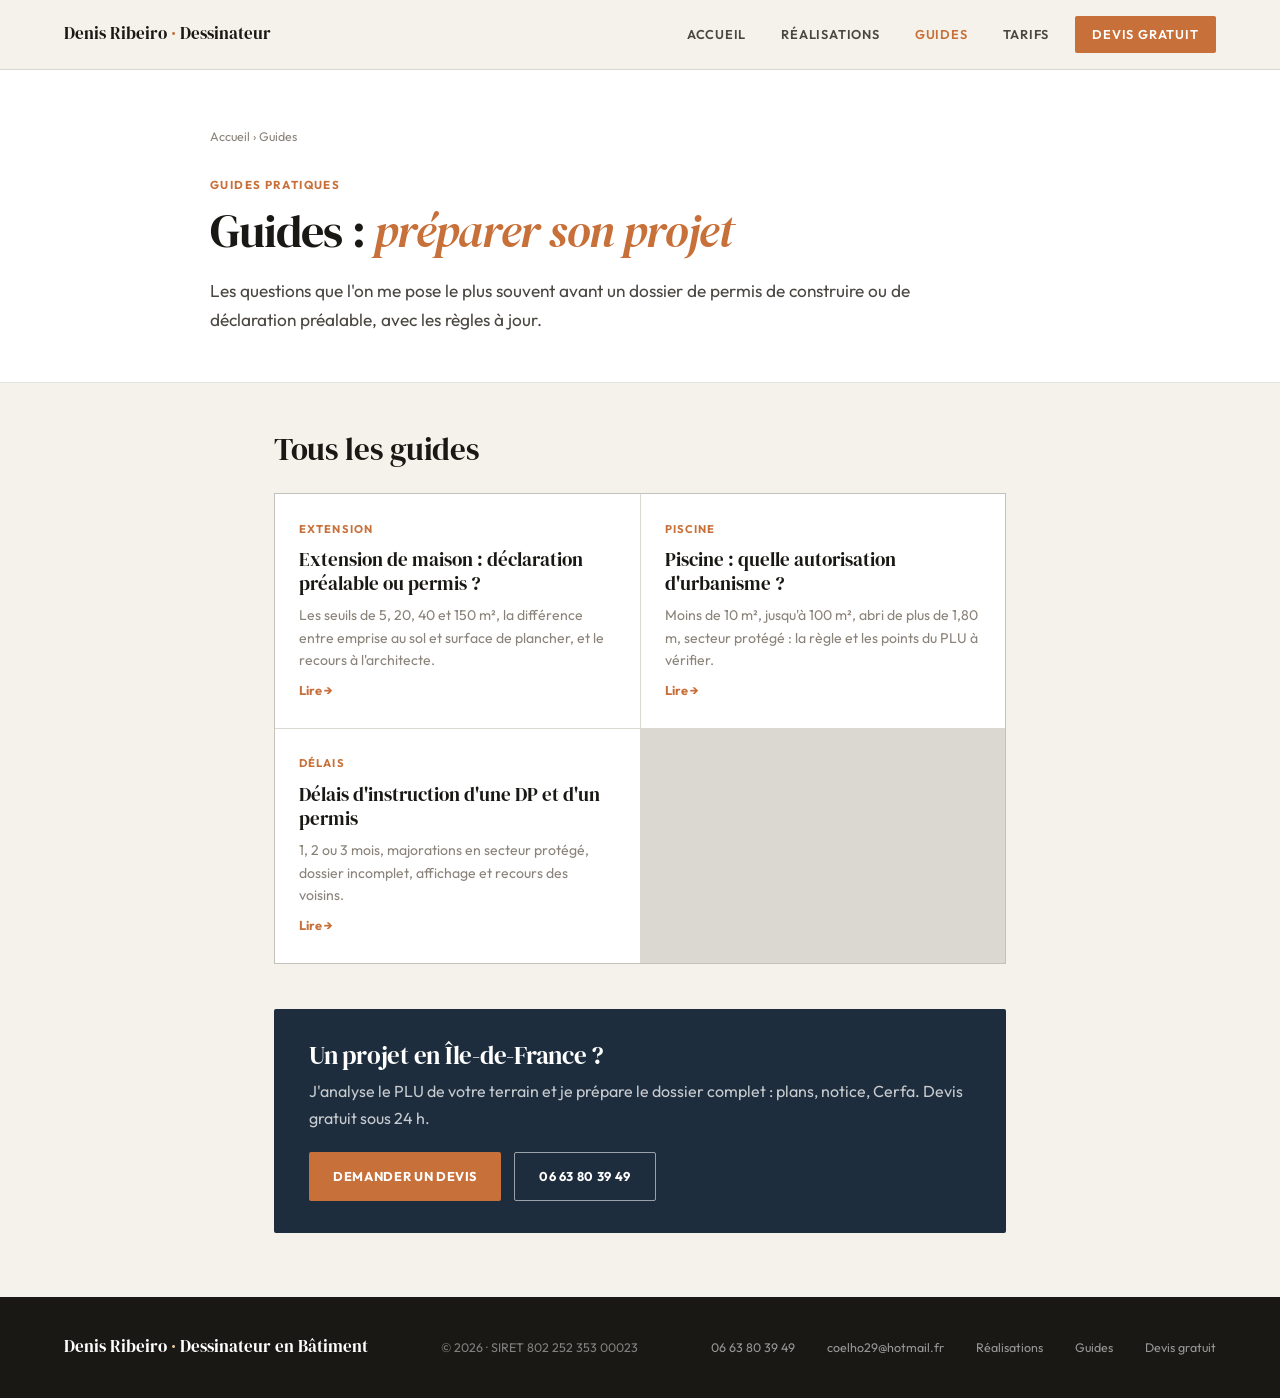
<file: guides/index.html>
<!DOCTYPE html>
<html lang="fr">
<head>
<meta charset="UTF-8">
<meta name="viewport" content="width=device-width, initial-scale=1.0">
<title>Guides urbanisme : extension, piscine, délais d&#x27;instruction | Denis Ribeiro</title>
<meta name="description" content="Guides pratiques pour préparer votre projet : extension de maison (DP ou permis), piscine, délais d&#x27;instruction des déclarations préalables et permis de construire.">
<link rel="canonical" href="https://www.permisconstruirefacile.fr/guides/">
<meta name="robots" content="index, follow, max-image-preview:large">
<meta name="author" content="Denis Ribeiro">
<meta name="theme-color" content="#c8703a">
<meta property="og:type" content="article">
<meta property="og:locale" content="fr_FR">
<meta property="og:url" content="https://www.permisconstruirefacile.fr/guides/">
<meta property="og:title" content="Guides urbanisme : extension, piscine, délais d&#x27;instruction | Denis Ribeiro">
<meta property="og:description" content="Guides pratiques pour préparer votre projet : extension de maison (DP ou permis), piscine, délais d&#x27;instruction des déclarations préalables et permis de construire.">
<meta property="og:image" content="https://www.plans3d2dessinateur.fr/medias/images/3d-01.jpg">
<meta name="twitter:card" content="summary_large_image">
<link rel="preconnect" href="https://fonts.googleapis.com">
<link rel="preconnect" href="https://fonts.gstatic.com" crossorigin>
<link href="https://fonts.googleapis.com/css2?family=DM+Serif+Display:ital@0;1&family=Outfit:wght@300;400;500;600;700&display=swap" rel="stylesheet">
<link rel="stylesheet" href="/assets/site.css">
<script type="application/ld+json">
{
 "@context": "https://schema.org",
 "@graph": [
  {
   "@type": "CollectionPage",
   "headline": "Guides urbanisme pour préparer son projet",
   "description": "Guides pratiques pour préparer votre projet : extension de maison (DP ou permis), piscine, délais d'instruction des déclarations préalables et permis de construire.",
   "inLanguage": "fr-FR",
   "datePublished": "2026-10-05",
   "dateModified": "2026-10-05",
   "mainEntityOfPage": "https://www.permisconstruirefacile.fr/guides/",
   "image": "https://www.plans3d2dessinateur.fr/medias/images/3d-01.jpg",
   "author": {
    "@type": "Person",
    "name": "Denis Ribeiro",
    "jobTitle": "Dessinateur en bâtiment"
   },
   "publisher": {
    "@type": "LocalBusiness",
    "name": "Denis Ribeiro — Dessinateur en Bâtiment 3D/2D",
    "url": "https://www.permisconstruirefacile.fr/",
    "telephone": "+33663803949"
   }
  },
  {
   "@type": "BreadcrumbList",
   "itemListElement": [
    {
     "@type": "ListItem",
     "position": 1,
     "name": "Accueil",
     "item": "https://www.permisconstruirefacile.fr/"
    },
    {
     "@type": "ListItem",
     "position": 2,
     "name": "Guides",
     "item": "https://www.permisconstruirefacile.fr/guides/"
    }
   ]
  }
 ]
}
</script>
<!-- Cloudflare Web Analytics --><script type='module' src='https://static.cloudflareinsights.com/beacon.min.js' data-cf-beacon='{"token": "e75119f47b4948438cf1c0dfc9392af3"}'></script><!-- End Cloudflare Web Analytics -->
</head>
<body>
<nav class="topnav">
  <a class="nav-brand" href="/">Denis Ribeiro <span>·</span> Dessinateur</a>
  <button class="hamburger" aria-label="Menu" onclick="document.getElementById('navLinks').classList.toggle('open')"><span></span><span></span><span></span></button>
  <ul class="nav-links" id="navLinks">
    <li><a href="/">Accueil</a></li>
    <li><a href="/#realisations">Réalisations</a></li>
    <li><a href="/guides/" class="active">Guides</a></li>
    <li><a href="/#tarifs">Tarifs</a></li>
    <li><a href="/#contact" class="nav-cta">Devis gratuit</a></li>
  </ul>
</nav>

<header class="page-head">
  <div class="page-head-inner">
    <nav class="breadcrumb" aria-label="Fil d'Ariane"><a href="/">Accueil</a> › Guides</nav>
    <span class="tag">Guides pratiques</span>
    <h1>Guides : <em>préparer son projet</em></h1>
    <p class="lead">Les questions que l'on me pose le plus souvent avant un dossier de permis de construire ou de déclaration préalable, avec les règles à jour.</p>
    
    
  </div>
</header>

<main class="content">

  <h2>Tous les guides</h2>
  <div class="cards"><a class="card" href="/guides/extension-maison-declaration-prealable-ou-permis.html"><span class="card-tag">Extension</span><span class="card-title">Extension de maison : déclaration préalable ou permis ?</span><span class="card-desc">Les seuils de 5, 20, 40 et 150 m², la différence entre emprise au sol et surface de plancher, et le recours à l'architecte.</span><span class="card-more">Lire →</span></a><a class="card" href="/guides/piscine-autorisation-urbanisme.html"><span class="card-tag">Piscine</span><span class="card-title">Piscine : quelle autorisation d'urbanisme ?</span><span class="card-desc">Moins de 10 m², jusqu'à 100 m², abri de plus de 1,80 m, secteur protégé : la règle et les points du PLU à vérifier.</span><span class="card-more">Lire →</span></a><a class="card" href="/guides/delais-instruction-permis-declaration-prealable.html"><span class="card-tag">Délais</span><span class="card-title">Délais d'instruction d'une DP et d'un permis</span><span class="card-desc">1, 2 ou 3 mois, majorations en secteur protégé, dossier incomplet, affichage et recours des voisins.</span><span class="card-more">Lire →</span></a></div>


  <aside class="cta">
    <h2>Un projet en Île-de-France ?</h2>
    <p>J'analyse le PLU de votre terrain et je prépare le dossier complet : plans, notice, Cerfa. Devis gratuit sous 24 h.</p>
    <div class="cta-actions">
      <a class="btn btn-primary" href="/#contact">Demander un devis</a>
      <a class="btn btn-ghost" href="tel:0663803949">06 63 80 39 49</a>
    </div>
  </aside>
  
</main>

<footer>
  <div class="footer-brand">Denis Ribeiro <span>·</span> Dessinateur en Bâtiment</div>
  <p>© 2026 · SIRET 802 252 353 00023</p>
  <div class="footer-links">
    <a href="tel:0663803949">06 63 80 39 49</a>
    <a href="mailto:coelho29@hotmail.fr">coelho29@hotmail.fr</a>
    <a href="/#realisations">Réalisations</a>
    <a href="/guides/">Guides</a>
    <a href="/#contact">Devis gratuit</a>
  </div>
</footer>
</body>
</html>
</file>
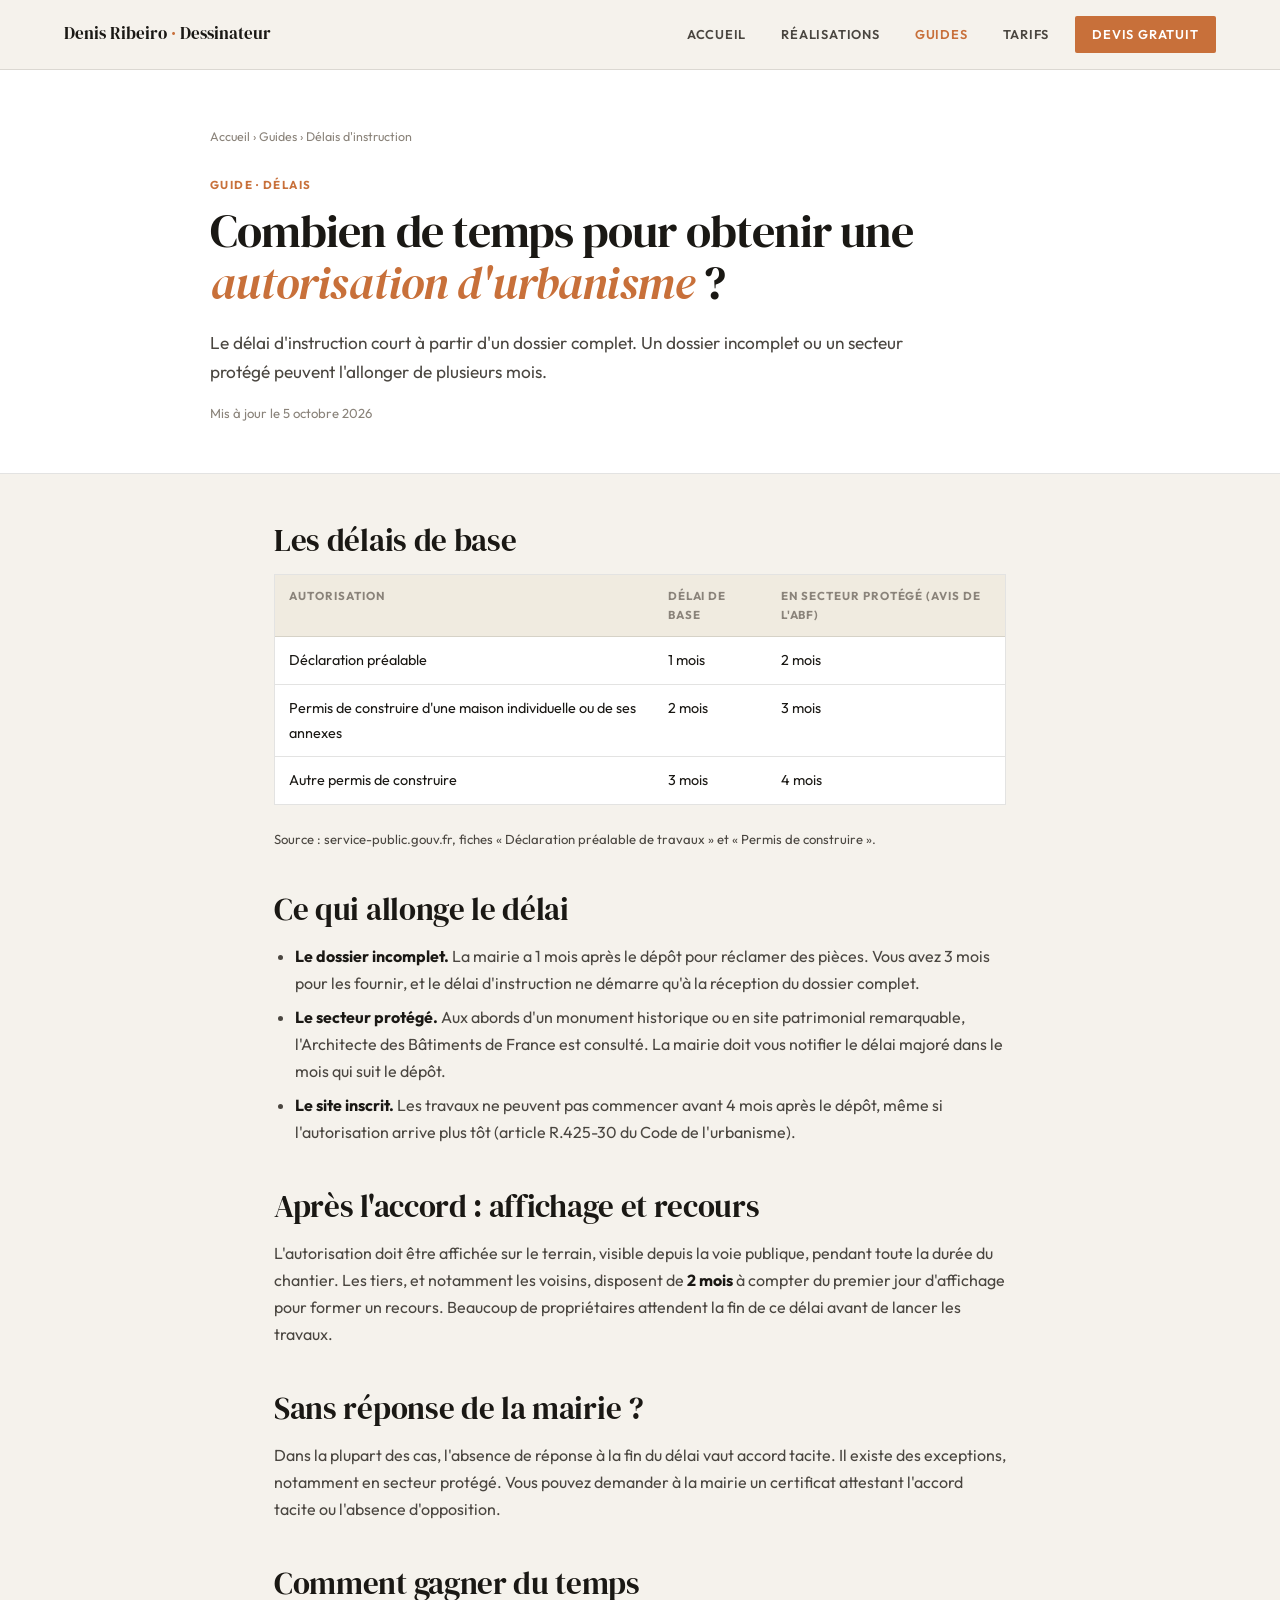
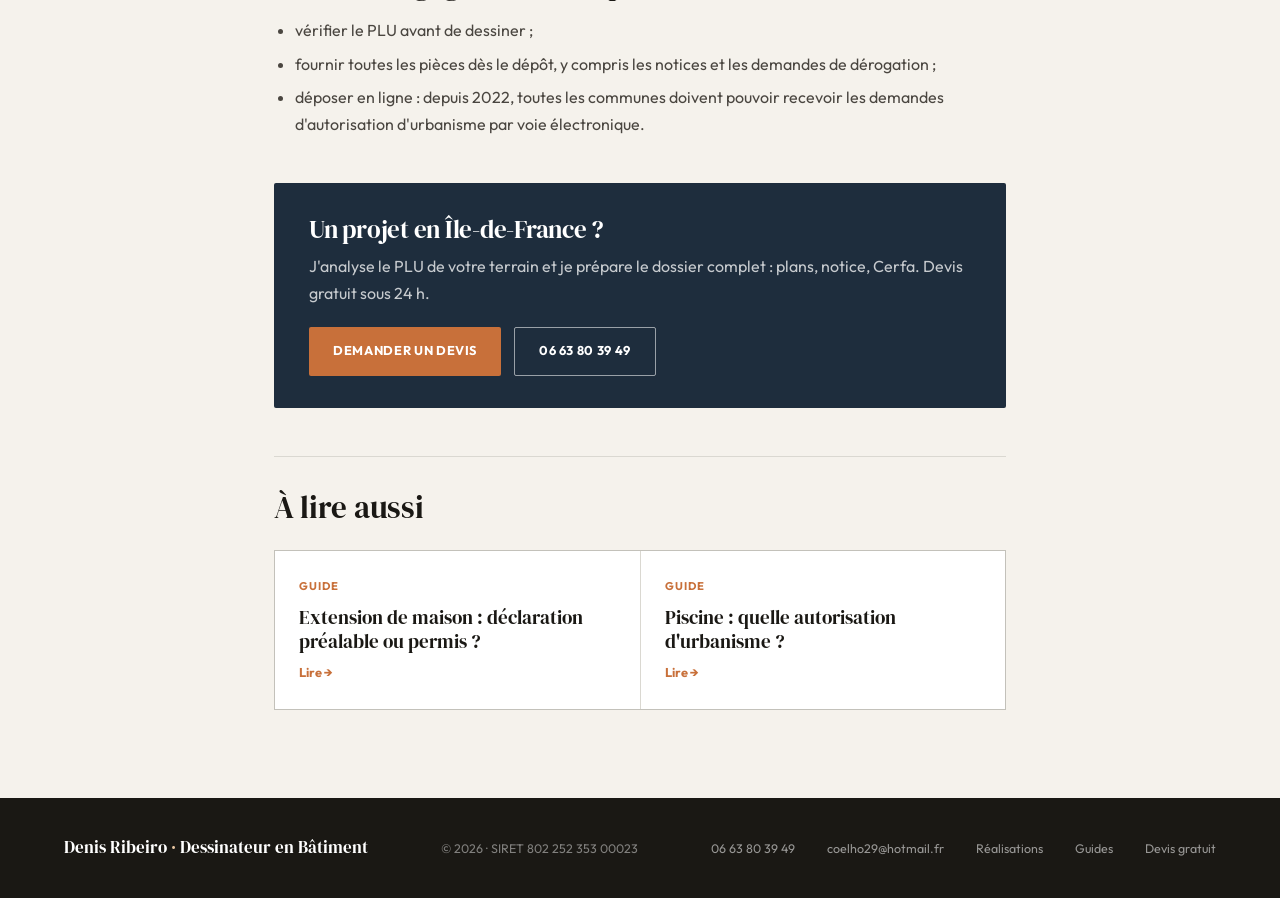
<file: guides/delais-instruction-permis-declaration-prealable.html>
<!DOCTYPE html>
<html lang="fr">
<head>
<meta charset="UTF-8">
<meta name="viewport" content="width=device-width, initial-scale=1.0">
<title>Délais d&#x27;instruction : déclaration préalable et permis de construire | Denis Ribeiro</title>
<meta name="description" content="1 mois pour une déclaration préalable, 2 mois pour une maison individuelle, 3 mois pour les autres permis : les délais d&#x27;instruction, ce qui les allonge et quand commencer les travaux.">
<link rel="canonical" href="https://www.permisconstruirefacile.fr/guides/delais-instruction-permis-declaration-prealable.html">
<meta name="robots" content="index, follow, max-image-preview:large">
<meta name="author" content="Denis Ribeiro">
<meta name="theme-color" content="#c8703a">
<meta property="og:type" content="article">
<meta property="og:locale" content="fr_FR">
<meta property="og:url" content="https://www.permisconstruirefacile.fr/guides/delais-instruction-permis-declaration-prealable.html">
<meta property="og:title" content="Délais d&#x27;instruction : déclaration préalable et permis de construire | Denis Ribeiro">
<meta property="og:description" content="1 mois pour une déclaration préalable, 2 mois pour une maison individuelle, 3 mois pour les autres permis : les délais d&#x27;instruction, ce qui les allonge et quand commencer les travaux.">
<meta property="og:image" content="https://www.plans3d2dessinateur.fr/medias/images/3d-01.jpg">
<meta name="twitter:card" content="summary_large_image">
<link rel="preconnect" href="https://fonts.googleapis.com">
<link rel="preconnect" href="https://fonts.gstatic.com" crossorigin>
<link href="https://fonts.googleapis.com/css2?family=DM+Serif+Display:ital@0;1&family=Outfit:wght@300;400;500;600;700&display=swap" rel="stylesheet">
<link rel="stylesheet" href="/assets/site.css">
<script type="application/ld+json">
{
 "@context": "https://schema.org",
 "@graph": [
  {
   "@type": "Article",
   "headline": "Délais d'instruction : déclaration préalable et permis de construire",
   "description": "1 mois pour une déclaration préalable, 2 mois pour une maison individuelle, 3 mois pour les autres permis : les délais d'instruction, ce qui les allonge et quand commencer les travaux.",
   "inLanguage": "fr-FR",
   "datePublished": "2026-10-05",
   "dateModified": "2026-10-05",
   "mainEntityOfPage": "https://www.permisconstruirefacile.fr/guides/delais-instruction-permis-declaration-prealable.html",
   "image": "https://www.plans3d2dessinateur.fr/medias/images/3d-01.jpg",
   "author": {
    "@type": "Person",
    "name": "Denis Ribeiro",
    "jobTitle": "Dessinateur en bâtiment"
   },
   "publisher": {
    "@type": "LocalBusiness",
    "name": "Denis Ribeiro — Dessinateur en Bâtiment 3D/2D",
    "url": "https://www.permisconstruirefacile.fr/",
    "telephone": "+33663803949"
   }
  },
  {
   "@type": "BreadcrumbList",
   "itemListElement": [
    {
     "@type": "ListItem",
     "position": 1,
     "name": "Accueil",
     "item": "https://www.permisconstruirefacile.fr/"
    },
    {
     "@type": "ListItem",
     "position": 2,
     "name": "Guides",
     "item": "https://www.permisconstruirefacile.fr/guides/"
    },
    {
     "@type": "ListItem",
     "position": 3,
     "name": "Délais d'instruction",
     "item": "https://www.permisconstruirefacile.fr/guides/delais-instruction-permis-declaration-prealable.html"
    }
   ]
  }
 ]
}
</script>
<!-- Cloudflare Web Analytics --><script type='module' src='https://static.cloudflareinsights.com/beacon.min.js' data-cf-beacon='{"token": "e75119f47b4948438cf1c0dfc9392af3"}'></script><!-- End Cloudflare Web Analytics -->
</head>
<body>
<nav class="topnav">
  <a class="nav-brand" href="/">Denis Ribeiro <span>·</span> Dessinateur</a>
  <button class="hamburger" aria-label="Menu" onclick="document.getElementById('navLinks').classList.toggle('open')"><span></span><span></span><span></span></button>
  <ul class="nav-links" id="navLinks">
    <li><a href="/">Accueil</a></li>
    <li><a href="/#realisations">Réalisations</a></li>
    <li><a href="/guides/" class="active">Guides</a></li>
    <li><a href="/#tarifs">Tarifs</a></li>
    <li><a href="/#contact" class="nav-cta">Devis gratuit</a></li>
  </ul>
</nav>

<header class="page-head">
  <div class="page-head-inner">
    <nav class="breadcrumb" aria-label="Fil d'Ariane"><a href="/">Accueil</a> › <a href="/guides/">Guides</a> › Délais d&#x27;instruction</nav>
    <span class="tag">Guide · Délais</span>
    <h1>Combien de temps pour obtenir une <em>autorisation d'urbanisme</em> ?</h1>
    <p class="lead">Le délai d'instruction court à partir d'un dossier complet. Un dossier incomplet ou un secteur protégé peuvent l'allonger de plusieurs mois.</p>
    <p class="meta">Mis à jour le 5 octobre 2026</p>
    
  </div>
</header>

<main class="content">

  <h2>Les délais de base</h2>
  <div class="table-wrap"><table><thead><tr><th>Autorisation</th><th>Délai de base</th><th>En secteur protégé (avis de l'ABF)</th></tr></thead><tbody><tr><td>Déclaration préalable</td><td>1 mois</td><td>2 mois</td></tr><tr><td>Permis de construire d'une maison individuelle ou de ses annexes</td><td>2 mois</td><td>3 mois</td></tr><tr><td>Autre permis de construire</td><td>3 mois</td><td>4 mois</td></tr></tbody></table></div>
  <p class="small">Source : service-public.gouv.fr, fiches « Déclaration préalable de travaux » et « Permis de construire ».</p>

  <h2>Ce qui allonge le délai</h2>
  <ul>
    <li><strong>Le dossier incomplet.</strong> La mairie a 1 mois après le dépôt pour réclamer des pièces. Vous avez 3 mois pour les fournir, et le délai d'instruction ne démarre qu'à la réception du dossier complet.</li>
    <li><strong>Le secteur protégé.</strong> Aux abords d'un monument historique ou en site patrimonial remarquable, l'Architecte des Bâtiments de France est consulté. La mairie doit vous notifier le délai majoré dans le mois qui suit le dépôt.</li>
    <li><strong>Le site inscrit.</strong> Les travaux ne peuvent pas commencer avant 4 mois après le dépôt, même si l'autorisation arrive plus tôt (article R.425-30 du Code de l'urbanisme).</li>
  </ul>

  <h2>Après l'accord : affichage et recours</h2>
  <p>L'autorisation doit être affichée sur le terrain, visible depuis la voie publique, pendant toute la durée du chantier. Les tiers, et notamment les voisins, disposent de <strong>2 mois</strong> à compter du premier jour d'affichage pour former un recours. Beaucoup de propriétaires attendent la fin de ce délai avant de lancer les travaux.</p>

  <h2>Sans réponse de la mairie ?</h2>
  <p>Dans la plupart des cas, l'absence de réponse à la fin du délai vaut accord tacite. Il existe des exceptions, notamment en secteur protégé. Vous pouvez demander à la mairie un certificat attestant l'accord tacite ou l'absence d'opposition.</p>

  <h2>Comment gagner du temps</h2>
  <ul>
    <li>vérifier le PLU avant de dessiner ;</li>
    <li>fournir toutes les pièces dès le dépôt, y compris les notices et les demandes de dérogation ;</li>
    <li>déposer en ligne : depuis 2022, toutes les communes doivent pouvoir recevoir les demandes d'autorisation d'urbanisme par voie électronique.</li>
  </ul>


  <aside class="cta">
    <h2>Un projet en Île-de-France ?</h2>
    <p>J'analyse le PLU de votre terrain et je prépare le dossier complet : plans, notice, Cerfa. Devis gratuit sous 24 h.</p>
    <div class="cta-actions">
      <a class="btn btn-primary" href="/#contact">Demander un devis</a>
      <a class="btn btn-ghost" href="tel:0663803949">06 63 80 39 49</a>
    </div>
  </aside>
  <section class="related"><h2>À lire aussi</h2><div class="cards"><a class="card" href="/guides/extension-maison-declaration-prealable-ou-permis.html"><span class="card-tag">Guide</span><span class="card-title">Extension de maison : déclaration préalable ou permis ?</span><span class="card-more">Lire →</span></a><a class="card" href="/guides/piscine-autorisation-urbanisme.html"><span class="card-tag">Guide</span><span class="card-title">Piscine : quelle autorisation d&#x27;urbanisme ?</span><span class="card-more">Lire →</span></a></div></section>
</main>

<footer>
  <div class="footer-brand">Denis Ribeiro <span>·</span> Dessinateur en Bâtiment</div>
  <p>© 2026 · SIRET 802 252 353 00023</p>
  <div class="footer-links">
    <a href="tel:0663803949">06 63 80 39 49</a>
    <a href="mailto:coelho29@hotmail.fr">coelho29@hotmail.fr</a>
    <a href="/#realisations">Réalisations</a>
    <a href="/guides/">Guides</a>
    <a href="/#contact">Devis gratuit</a>
  </div>
</footer>
</body>
</html>
</file>
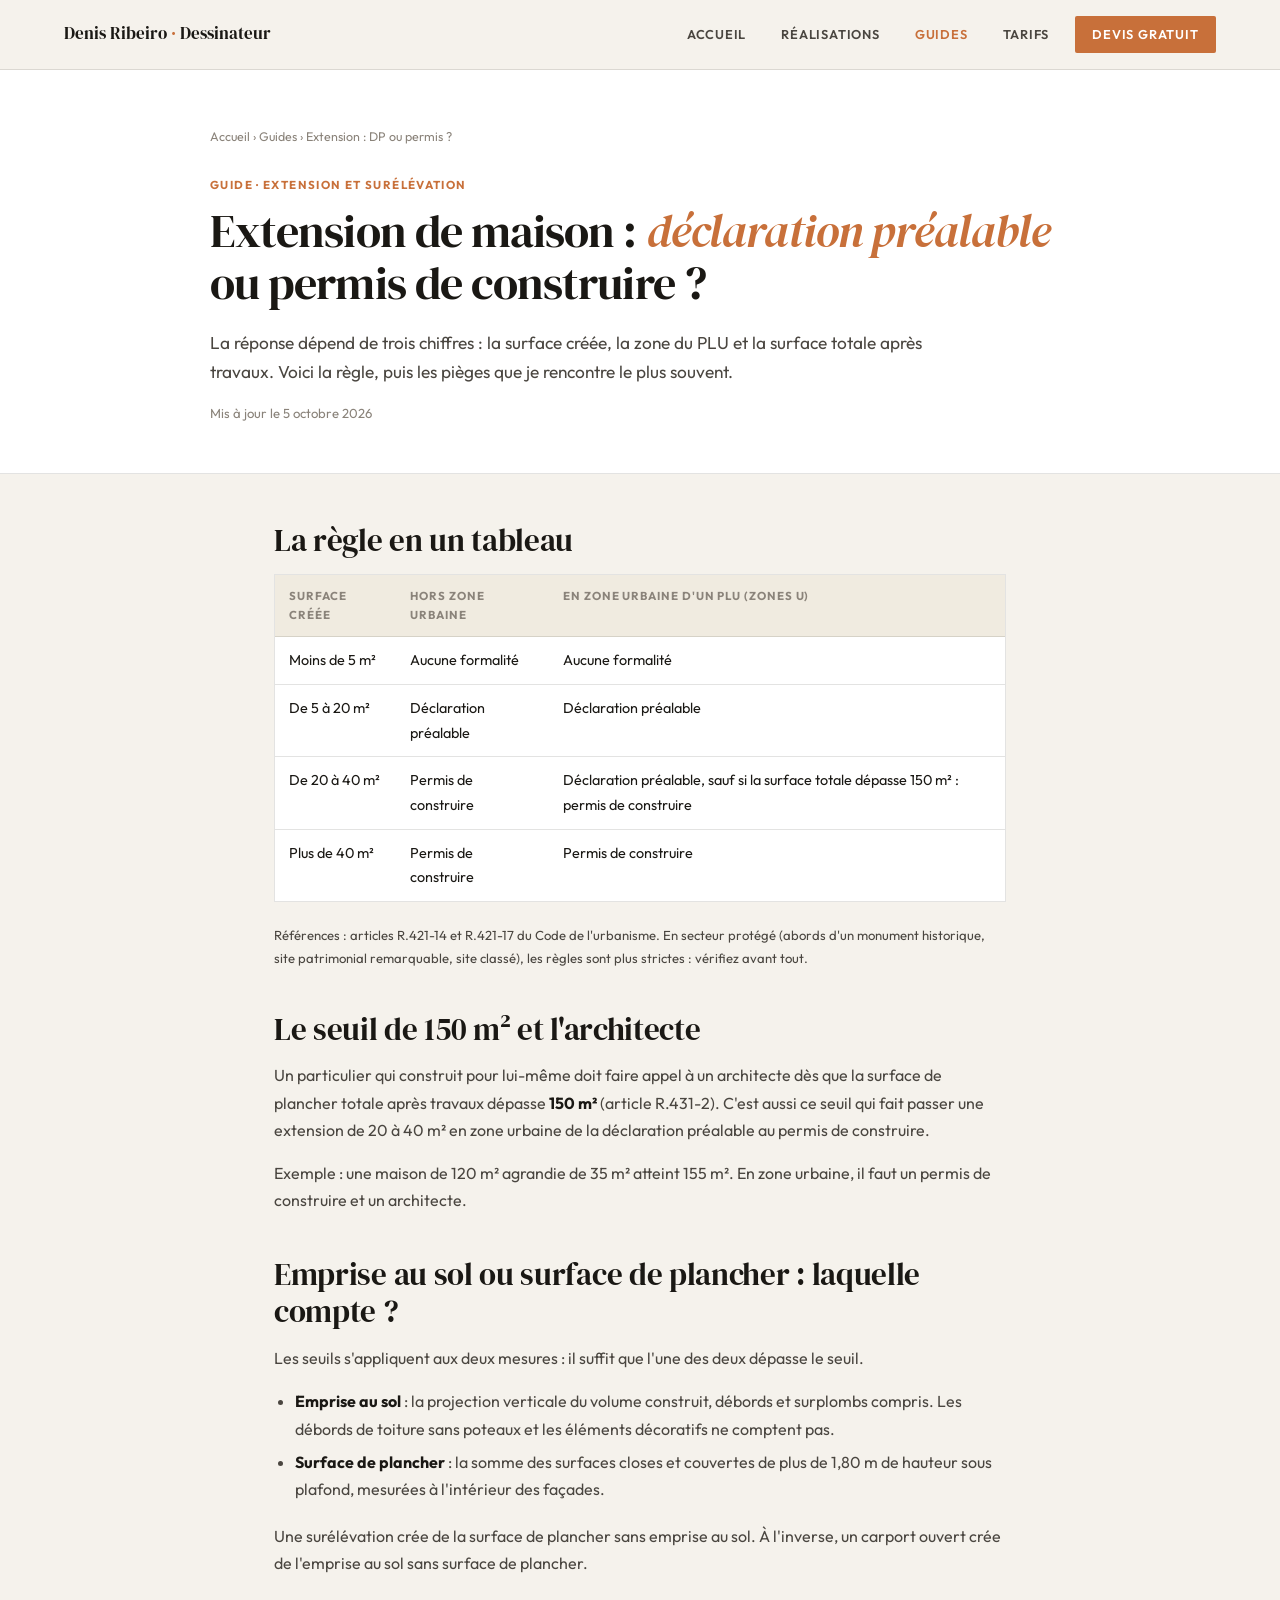
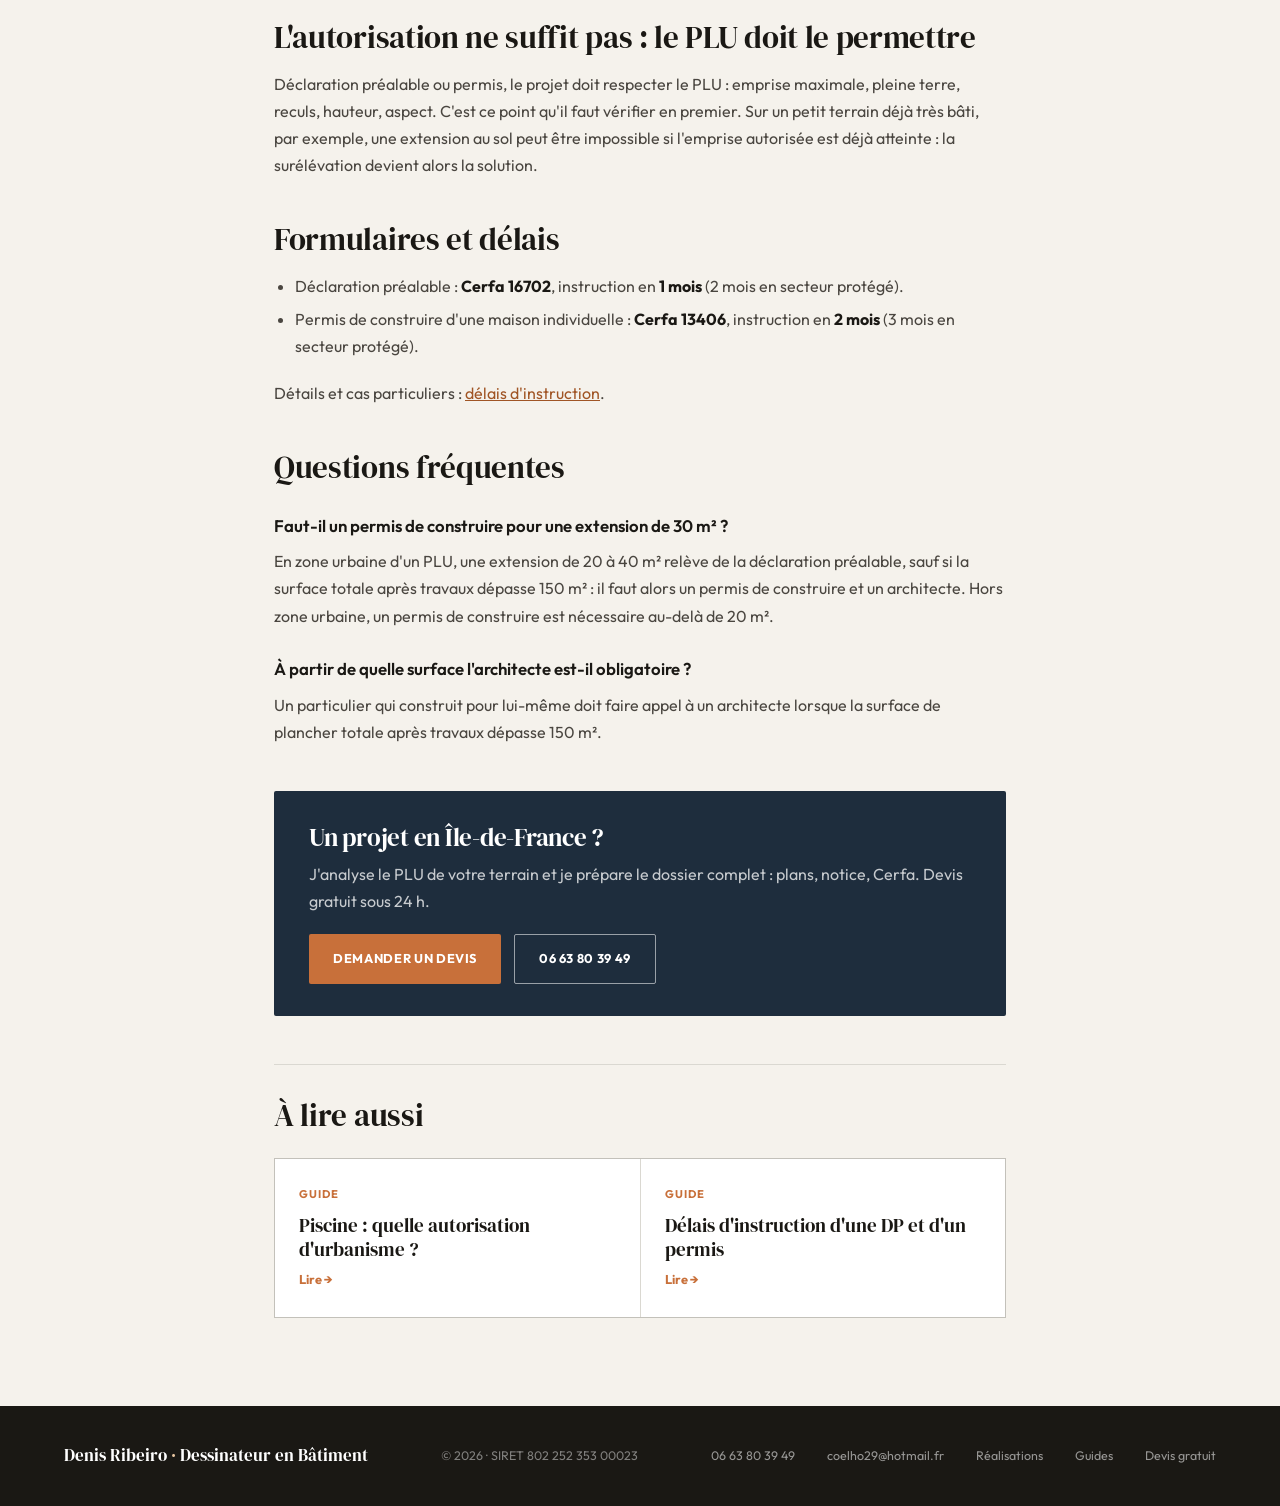
<file: guides/extension-maison-declaration-prealable-ou-permis.html>
<!DOCTYPE html>
<html lang="fr">
<head>
<meta charset="UTF-8">
<meta name="viewport" content="width=device-width, initial-scale=1.0">
<title>Extension de maison : déclaration préalable ou permis de construire ? | Denis Ribeiro</title>
<meta name="description" content="Les seuils de 5, 20, 40 et 150 m² expliqués simplement : quand une extension ou une surélévation demande une déclaration préalable, un permis de construire ou un architecte.">
<link rel="canonical" href="https://www.permisconstruirefacile.fr/guides/extension-maison-declaration-prealable-ou-permis.html">
<meta name="robots" content="index, follow, max-image-preview:large">
<meta name="author" content="Denis Ribeiro">
<meta name="theme-color" content="#c8703a">
<meta property="og:type" content="article">
<meta property="og:locale" content="fr_FR">
<meta property="og:url" content="https://www.permisconstruirefacile.fr/guides/extension-maison-declaration-prealable-ou-permis.html">
<meta property="og:title" content="Extension de maison : déclaration préalable ou permis de construire ? | Denis Ribeiro">
<meta property="og:description" content="Les seuils de 5, 20, 40 et 150 m² expliqués simplement : quand une extension ou une surélévation demande une déclaration préalable, un permis de construire ou un architecte.">
<meta property="og:image" content="https://www.plans3d2dessinateur.fr/medias/images/3d-01.jpg">
<meta name="twitter:card" content="summary_large_image">
<link rel="preconnect" href="https://fonts.googleapis.com">
<link rel="preconnect" href="https://fonts.gstatic.com" crossorigin>
<link href="https://fonts.googleapis.com/css2?family=DM+Serif+Display:ital@0;1&family=Outfit:wght@300;400;500;600;700&display=swap" rel="stylesheet">
<link rel="stylesheet" href="/assets/site.css">
<script type="application/ld+json">
{
 "@context": "https://schema.org",
 "@graph": [
  {
   "@type": "Article",
   "headline": "Extension de maison : déclaration préalable ou permis de construire ?",
   "description": "Les seuils de 5, 20, 40 et 150 m² expliqués simplement : quand une extension ou une surélévation demande une déclaration préalable, un permis de construire ou un architecte.",
   "inLanguage": "fr-FR",
   "datePublished": "2026-10-05",
   "dateModified": "2026-10-05",
   "mainEntityOfPage": "https://www.permisconstruirefacile.fr/guides/extension-maison-declaration-prealable-ou-permis.html",
   "image": "https://www.plans3d2dessinateur.fr/medias/images/3d-01.jpg",
   "author": {
    "@type": "Person",
    "name": "Denis Ribeiro",
    "jobTitle": "Dessinateur en bâtiment"
   },
   "publisher": {
    "@type": "LocalBusiness",
    "name": "Denis Ribeiro — Dessinateur en Bâtiment 3D/2D",
    "url": "https://www.permisconstruirefacile.fr/",
    "telephone": "+33663803949"
   }
  },
  {
   "@type": "BreadcrumbList",
   "itemListElement": [
    {
     "@type": "ListItem",
     "position": 1,
     "name": "Accueil",
     "item": "https://www.permisconstruirefacile.fr/"
    },
    {
     "@type": "ListItem",
     "position": 2,
     "name": "Guides",
     "item": "https://www.permisconstruirefacile.fr/guides/"
    },
    {
     "@type": "ListItem",
     "position": 3,
     "name": "Extension : DP ou permis ?",
     "item": "https://www.permisconstruirefacile.fr/guides/extension-maison-declaration-prealable-ou-permis.html"
    }
   ]
  },
  {
   "@type": "FAQPage",
   "mainEntity": [
    {
     "@type": "Question",
     "name": "Faut-il un permis de construire pour une extension de 30 m² ?",
     "acceptedAnswer": {
      "@type": "Answer",
      "text": "En zone urbaine d'un PLU, une extension de 20 à 40 m² relève de la déclaration préalable, sauf si la surface totale après travaux dépasse 150 m² : il faut alors un permis de construire et un architecte. Hors zone urbaine, un permis de construire est nécessaire au-delà de 20 m²."
     }
    },
    {
     "@type": "Question",
     "name": "À partir de quelle surface l'architecte est-il obligatoire ?",
     "acceptedAnswer": {
      "@type": "Answer",
      "text": "Un particulier qui construit pour lui-même doit faire appel à un architecte lorsque la surface de plancher totale après travaux dépasse 150 m²."
     }
    }
   ]
  }
 ]
}
</script>
<!-- Cloudflare Web Analytics --><script type='module' src='https://static.cloudflareinsights.com/beacon.min.js' data-cf-beacon='{"token": "e75119f47b4948438cf1c0dfc9392af3"}'></script><!-- End Cloudflare Web Analytics -->
</head>
<body>
<nav class="topnav">
  <a class="nav-brand" href="/">Denis Ribeiro <span>·</span> Dessinateur</a>
  <button class="hamburger" aria-label="Menu" onclick="document.getElementById('navLinks').classList.toggle('open')"><span></span><span></span><span></span></button>
  <ul class="nav-links" id="navLinks">
    <li><a href="/">Accueil</a></li>
    <li><a href="/#realisations">Réalisations</a></li>
    <li><a href="/guides/" class="active">Guides</a></li>
    <li><a href="/#tarifs">Tarifs</a></li>
    <li><a href="/#contact" class="nav-cta">Devis gratuit</a></li>
  </ul>
</nav>

<header class="page-head">
  <div class="page-head-inner">
    <nav class="breadcrumb" aria-label="Fil d'Ariane"><a href="/">Accueil</a> › <a href="/guides/">Guides</a> › Extension : DP ou permis ?</nav>
    <span class="tag">Guide · Extension et surélévation</span>
    <h1>Extension de maison : <em>déclaration préalable</em> ou permis de construire ?</h1>
    <p class="lead">La réponse dépend de trois chiffres : la surface créée, la zone du PLU et la surface totale après travaux. Voici la règle, puis les pièges que je rencontre le plus souvent.</p>
    <p class="meta">Mis à jour le 5 octobre 2026</p>
    
  </div>
</header>

<main class="content">

  <h2>La règle en un tableau</h2>
  <div class="table-wrap"><table><thead><tr><th>Surface créée</th><th>Hors zone urbaine</th><th>En zone urbaine d'un PLU (zones U)</th></tr></thead><tbody><tr><td>Moins de 5 m²</td><td>Aucune formalité</td><td>Aucune formalité</td></tr><tr><td>De 5 à 20 m²</td><td>Déclaration préalable</td><td>Déclaration préalable</td></tr><tr><td>De 20 à 40 m²</td><td>Permis de construire</td><td>Déclaration préalable, sauf si la surface totale dépasse 150 m² : permis de construire</td></tr><tr><td>Plus de 40 m²</td><td>Permis de construire</td><td>Permis de construire</td></tr></tbody></table></div>
  <p class="small">Références : articles R.421-14 et R.421-17 du Code de l'urbanisme. En secteur protégé (abords d'un monument historique, site patrimonial remarquable, site classé), les règles sont plus strictes : vérifiez avant tout.</p>

  <h2>Le seuil de 150 m² et l'architecte</h2>
  <p>Un particulier qui construit pour lui-même doit faire appel à un architecte dès que la surface de plancher totale après travaux dépasse <strong>150 m²</strong> (article R.431-2). C'est aussi ce seuil qui fait passer une extension de 20 à 40 m² en zone urbaine de la déclaration préalable au permis de construire.</p>
  <p>Exemple : une maison de 120 m² agrandie de 35 m² atteint 155 m². En zone urbaine, il faut un permis de construire et un architecte.</p>

  <h2>Emprise au sol ou surface de plancher : laquelle compte ?</h2>
  <p>Les seuils s'appliquent aux deux mesures : il suffit que l'une des deux dépasse le seuil.</p>
  <ul>
    <li><strong>Emprise au sol</strong> : la projection verticale du volume construit, débords et surplombs compris. Les débords de toiture sans poteaux et les éléments décoratifs ne comptent pas.</li>
    <li><strong>Surface de plancher</strong> : la somme des surfaces closes et couvertes de plus de 1,80 m de hauteur sous plafond, mesurées à l'intérieur des façades.</li>
  </ul>
  <p>Une surélévation crée de la surface de plancher sans emprise au sol. À l'inverse, un carport ouvert crée de l'emprise au sol sans surface de plancher.</p>

  <h2>L'autorisation ne suffit pas : le PLU doit le permettre</h2>
  <p>Déclaration préalable ou permis, le projet doit respecter le PLU : emprise maximale, pleine terre, reculs, hauteur, aspect. C'est ce point qu'il faut vérifier en premier. Sur un petit terrain déjà très bâti, par exemple, une extension au sol peut être impossible si l'emprise autorisée est déjà atteinte : la surélévation devient alors la solution.</p>

  <h2>Formulaires et délais</h2>
  <ul>
    <li>Déclaration préalable : <strong>Cerfa 16702</strong>, instruction en <strong>1 mois</strong> (2 mois en secteur protégé).</li>
    <li>Permis de construire d'une maison individuelle : <strong>Cerfa 13406</strong>, instruction en <strong>2 mois</strong> (3 mois en secteur protégé).</li>
  </ul>
  <p>Détails et cas particuliers : <a href="/guides/delais-instruction-permis-declaration-prealable.html">délais d'instruction</a>.</p>

  <h2>Questions fréquentes</h2>
  <h3>Faut-il un permis de construire pour une extension de 30 m² ?</h3>
  <p>En zone urbaine d'un PLU, une extension de 20 à 40 m² relève de la déclaration préalable, sauf si la surface totale après travaux dépasse 150 m² : il faut alors un permis de construire et un architecte. Hors zone urbaine, un permis de construire est nécessaire au-delà de 20 m².</p>
  <h3>À partir de quelle surface l'architecte est-il obligatoire ?</h3>
  <p>Un particulier qui construit pour lui-même doit faire appel à un architecte lorsque la surface de plancher totale après travaux dépasse 150 m².</p>


  <aside class="cta">
    <h2>Un projet en Île-de-France ?</h2>
    <p>J'analyse le PLU de votre terrain et je prépare le dossier complet : plans, notice, Cerfa. Devis gratuit sous 24 h.</p>
    <div class="cta-actions">
      <a class="btn btn-primary" href="/#contact">Demander un devis</a>
      <a class="btn btn-ghost" href="tel:0663803949">06 63 80 39 49</a>
    </div>
  </aside>
  <section class="related"><h2>À lire aussi</h2><div class="cards"><a class="card" href="/guides/piscine-autorisation-urbanisme.html"><span class="card-tag">Guide</span><span class="card-title">Piscine : quelle autorisation d&#x27;urbanisme ?</span><span class="card-more">Lire →</span></a><a class="card" href="/guides/delais-instruction-permis-declaration-prealable.html"><span class="card-tag">Guide</span><span class="card-title">Délais d&#x27;instruction d&#x27;une DP et d&#x27;un permis</span><span class="card-more">Lire →</span></a></div></section>
</main>

<footer>
  <div class="footer-brand">Denis Ribeiro <span>·</span> Dessinateur en Bâtiment</div>
  <p>© 2026 · SIRET 802 252 353 00023</p>
  <div class="footer-links">
    <a href="tel:0663803949">06 63 80 39 49</a>
    <a href="mailto:coelho29@hotmail.fr">coelho29@hotmail.fr</a>
    <a href="/#realisations">Réalisations</a>
    <a href="/guides/">Guides</a>
    <a href="/#contact">Devis gratuit</a>
  </div>
</footer>
</body>
</html>
</file>
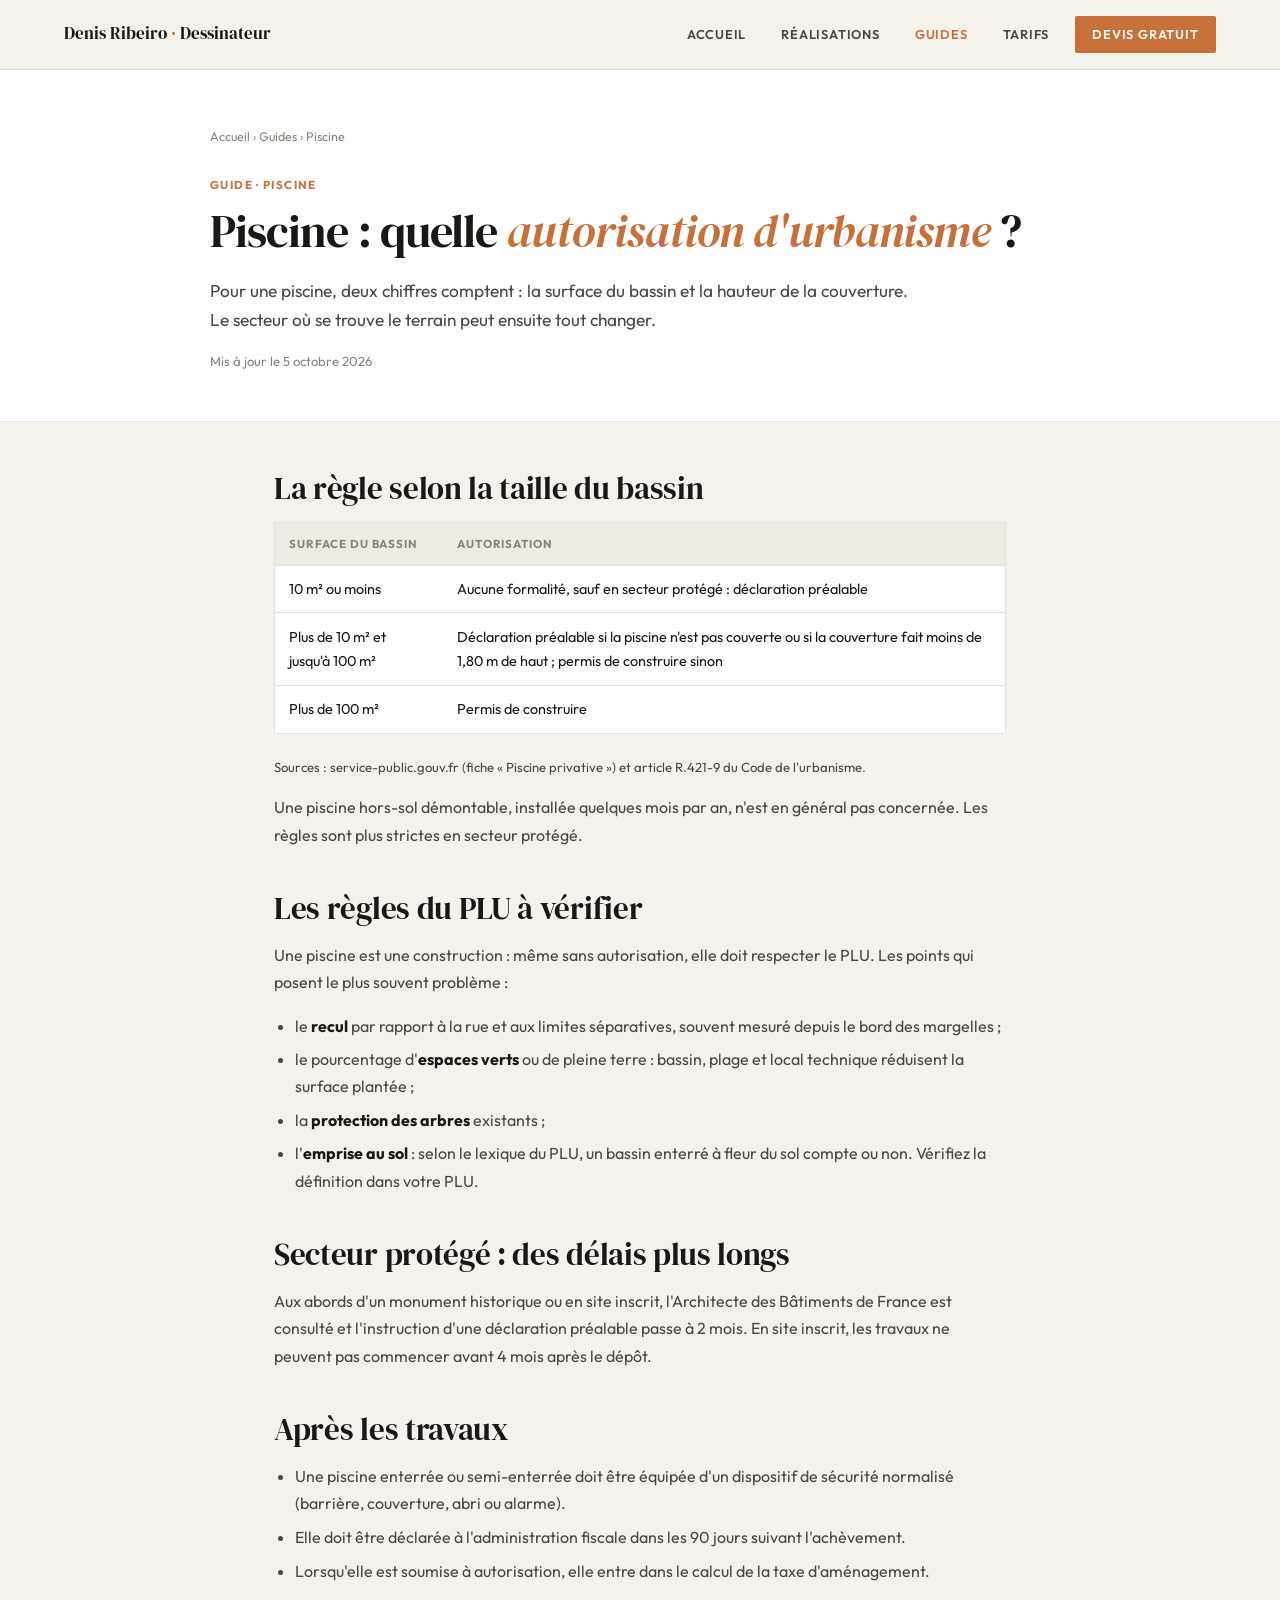
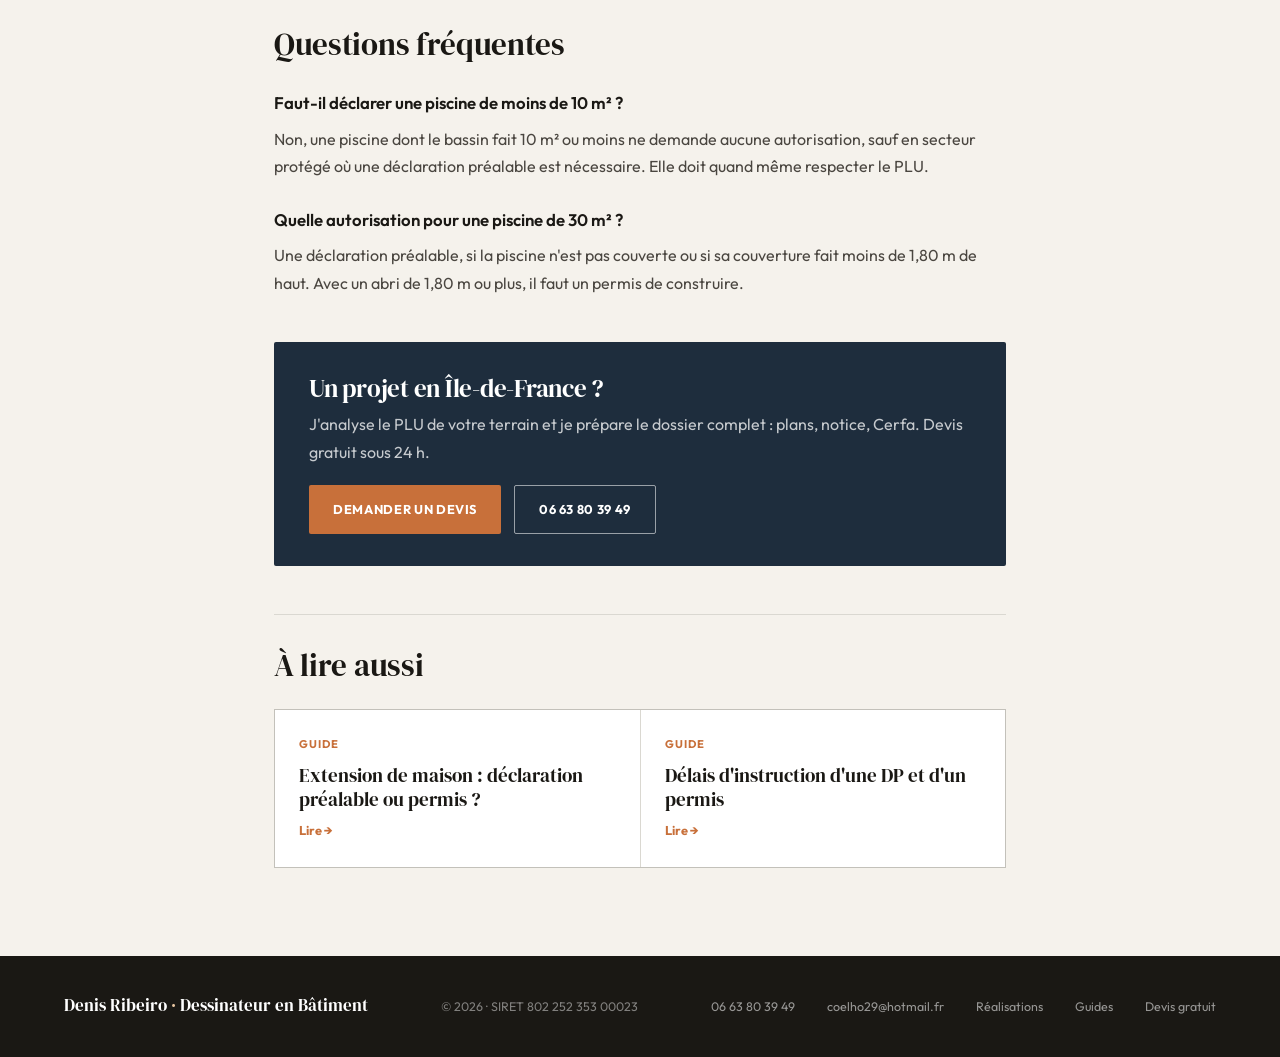
<file: guides/piscine-autorisation-urbanisme.html>
<!DOCTYPE html>
<html lang="fr">
<head>
<meta charset="UTF-8">
<meta name="viewport" content="width=device-width, initial-scale=1.0">
<title>Piscine : déclaration préalable ou permis de construire ? Règles 2026 | Denis Ribeiro</title>
<meta name="description" content="Piscine de moins de 10 m², de 10 à 100 m² ou plus, abri de plus de 1,80 m, secteur protégé : quelle autorisation demander, quelles règles du PLU vérifier et quels délais prévoir.">
<link rel="canonical" href="https://www.permisconstruirefacile.fr/guides/piscine-autorisation-urbanisme.html">
<meta name="robots" content="index, follow, max-image-preview:large">
<meta name="author" content="Denis Ribeiro">
<meta name="theme-color" content="#c8703a">
<meta property="og:type" content="article">
<meta property="og:locale" content="fr_FR">
<meta property="og:url" content="https://www.permisconstruirefacile.fr/guides/piscine-autorisation-urbanisme.html">
<meta property="og:title" content="Piscine : déclaration préalable ou permis de construire ? Règles 2026 | Denis Ribeiro">
<meta property="og:description" content="Piscine de moins de 10 m², de 10 à 100 m² ou plus, abri de plus de 1,80 m, secteur protégé : quelle autorisation demander, quelles règles du PLU vérifier et quels délais prévoir.">
<meta property="og:image" content="https://www.plans3d2dessinateur.fr/medias/images/3d-01.jpg">
<meta name="twitter:card" content="summary_large_image">
<link rel="preconnect" href="https://fonts.googleapis.com">
<link rel="preconnect" href="https://fonts.gstatic.com" crossorigin>
<link href="https://fonts.googleapis.com/css2?family=DM+Serif+Display:ital@0;1&family=Outfit:wght@300;400;500;600;700&display=swap" rel="stylesheet">
<link rel="stylesheet" href="/assets/site.css">
<script type="application/ld+json">
{
 "@context": "https://schema.org",
 "@graph": [
  {
   "@type": "Article",
   "headline": "Piscine : quelle autorisation d'urbanisme ?",
   "description": "Piscine de moins de 10 m², de 10 à 100 m² ou plus, abri de plus de 1,80 m, secteur protégé : quelle autorisation demander, quelles règles du PLU vérifier et quels délais prévoir.",
   "inLanguage": "fr-FR",
   "datePublished": "2026-10-05",
   "dateModified": "2026-10-05",
   "mainEntityOfPage": "https://www.permisconstruirefacile.fr/guides/piscine-autorisation-urbanisme.html",
   "image": "https://www.plans3d2dessinateur.fr/medias/images/3d-01.jpg",
   "author": {
    "@type": "Person",
    "name": "Denis Ribeiro",
    "jobTitle": "Dessinateur en bâtiment"
   },
   "publisher": {
    "@type": "LocalBusiness",
    "name": "Denis Ribeiro — Dessinateur en Bâtiment 3D/2D",
    "url": "https://www.permisconstruirefacile.fr/",
    "telephone": "+33663803949"
   }
  },
  {
   "@type": "BreadcrumbList",
   "itemListElement": [
    {
     "@type": "ListItem",
     "position": 1,
     "name": "Accueil",
     "item": "https://www.permisconstruirefacile.fr/"
    },
    {
     "@type": "ListItem",
     "position": 2,
     "name": "Guides",
     "item": "https://www.permisconstruirefacile.fr/guides/"
    },
    {
     "@type": "ListItem",
     "position": 3,
     "name": "Piscine",
     "item": "https://www.permisconstruirefacile.fr/guides/piscine-autorisation-urbanisme.html"
    }
   ]
  },
  {
   "@type": "FAQPage",
   "mainEntity": [
    {
     "@type": "Question",
     "name": "Faut-il déclarer une piscine de moins de 10 m² ?",
     "acceptedAnswer": {
      "@type": "Answer",
      "text": "Non, une piscine dont le bassin fait 10 m² ou moins ne demande aucune autorisation, sauf en secteur protégé où une déclaration préalable est nécessaire. Elle doit quand même respecter le PLU."
     }
    },
    {
     "@type": "Question",
     "name": "Quelle autorisation pour une piscine de 30 m² ?",
     "acceptedAnswer": {
      "@type": "Answer",
      "text": "Une déclaration préalable, si la piscine n'est pas couverte ou si sa couverture fait moins de 1,80 m de haut. Avec un abri de 1,80 m ou plus, il faut un permis de construire."
     }
    }
   ]
  }
 ]
}
</script>
<!-- Cloudflare Web Analytics --><script type='module' src='https://static.cloudflareinsights.com/beacon.min.js' data-cf-beacon='{"token": "e75119f47b4948438cf1c0dfc9392af3"}'></script><!-- End Cloudflare Web Analytics -->
</head>
<body>
<nav class="topnav">
  <a class="nav-brand" href="/">Denis Ribeiro <span>·</span> Dessinateur</a>
  <button class="hamburger" aria-label="Menu" onclick="document.getElementById('navLinks').classList.toggle('open')"><span></span><span></span><span></span></button>
  <ul class="nav-links" id="navLinks">
    <li><a href="/">Accueil</a></li>
    <li><a href="/#realisations">Réalisations</a></li>
    <li><a href="/guides/" class="active">Guides</a></li>
    <li><a href="/#tarifs">Tarifs</a></li>
    <li><a href="/#contact" class="nav-cta">Devis gratuit</a></li>
  </ul>
</nav>

<header class="page-head">
  <div class="page-head-inner">
    <nav class="breadcrumb" aria-label="Fil d'Ariane"><a href="/">Accueil</a> › <a href="/guides/">Guides</a> › Piscine</nav>
    <span class="tag">Guide · Piscine</span>
    <h1>Piscine : quelle <em>autorisation d'urbanisme</em> ?</h1>
    <p class="lead">Pour une piscine, deux chiffres comptent : la surface du bassin et la hauteur de la couverture. Le secteur où se trouve le terrain peut ensuite tout changer.</p>
    <p class="meta">Mis à jour le 5 octobre 2026</p>
    
  </div>
</header>

<main class="content">

  <h2>La règle selon la taille du bassin</h2>
  <div class="table-wrap"><table><thead><tr><th>Surface du bassin</th><th>Autorisation</th></tr></thead><tbody><tr><td>10 m² ou moins</td><td>Aucune formalité, sauf en secteur protégé : déclaration préalable</td></tr><tr><td>Plus de 10 m² et jusqu'à 100 m²</td><td>Déclaration préalable si la piscine n'est pas couverte ou si la couverture fait moins de 1,80 m de haut ; permis de construire sinon</td></tr><tr><td>Plus de 100 m²</td><td>Permis de construire</td></tr></tbody></table></div>
  <p class="small">Sources : service-public.gouv.fr (fiche « Piscine privative ») et article R.421-9 du Code de l'urbanisme.</p>
  <p>Une piscine hors-sol démontable, installée quelques mois par an, n'est en général pas concernée. Les règles sont plus strictes en secteur protégé.</p>

  <h2>Les règles du PLU à vérifier</h2>
  <p>Une piscine est une construction : même sans autorisation, elle doit respecter le PLU. Les points qui posent le plus souvent problème :</p>
  <ul>
    <li>le <strong>recul</strong> par rapport à la rue et aux limites séparatives, souvent mesuré depuis le bord des margelles ;</li>
    <li>le pourcentage d'<strong>espaces verts</strong> ou de pleine terre : bassin, plage et local technique réduisent la surface plantée ;</li>
    <li>la <strong>protection des arbres</strong> existants ;</li>
    <li>l'<strong>emprise au sol</strong> : selon le lexique du PLU, un bassin enterré à fleur du sol compte ou non. Vérifiez la définition dans votre PLU.</li>
  </ul>

  <h2>Secteur protégé : des délais plus longs</h2>
  <p>Aux abords d'un monument historique ou en site inscrit, l'Architecte des Bâtiments de France est consulté et l'instruction d'une déclaration préalable passe à 2 mois. En site inscrit, les travaux ne peuvent pas commencer avant 4 mois après le dépôt.</p>

  <h2>Après les travaux</h2>
  <ul>
    <li>Une piscine enterrée ou semi-enterrée doit être équipée d'un dispositif de sécurité normalisé (barrière, couverture, abri ou alarme).</li>
    <li>Elle doit être déclarée à l'administration fiscale dans les 90 jours suivant l'achèvement.</li>
    <li>Lorsqu'elle est soumise à autorisation, elle entre dans le calcul de la taxe d'aménagement.</li>
  </ul>

  <h2>Questions fréquentes</h2>
  <h3>Faut-il déclarer une piscine de moins de 10 m² ?</h3>
  <p>Non, une piscine dont le bassin fait 10 m² ou moins ne demande aucune autorisation, sauf en secteur protégé où une déclaration préalable est nécessaire. Elle doit quand même respecter le PLU.</p>
  <h3>Quelle autorisation pour une piscine de 30 m² ?</h3>
  <p>Une déclaration préalable, si la piscine n'est pas couverte ou si sa couverture fait moins de 1,80 m de haut. Avec un abri de 1,80 m ou plus, il faut un permis de construire.</p>


  <aside class="cta">
    <h2>Un projet en Île-de-France ?</h2>
    <p>J'analyse le PLU de votre terrain et je prépare le dossier complet : plans, notice, Cerfa. Devis gratuit sous 24 h.</p>
    <div class="cta-actions">
      <a class="btn btn-primary" href="/#contact">Demander un devis</a>
      <a class="btn btn-ghost" href="tel:0663803949">06 63 80 39 49</a>
    </div>
  </aside>
  <section class="related"><h2>À lire aussi</h2><div class="cards"><a class="card" href="/guides/extension-maison-declaration-prealable-ou-permis.html"><span class="card-tag">Guide</span><span class="card-title">Extension de maison : déclaration préalable ou permis ?</span><span class="card-more">Lire →</span></a><a class="card" href="/guides/delais-instruction-permis-declaration-prealable.html"><span class="card-tag">Guide</span><span class="card-title">Délais d&#x27;instruction d&#x27;une DP et d&#x27;un permis</span><span class="card-more">Lire →</span></a></div></section>
</main>

<footer>
  <div class="footer-brand">Denis Ribeiro <span>·</span> Dessinateur en Bâtiment</div>
  <p>© 2026 · SIRET 802 252 353 00023</p>
  <div class="footer-links">
    <a href="tel:0663803949">06 63 80 39 49</a>
    <a href="mailto:coelho29@hotmail.fr">coelho29@hotmail.fr</a>
    <a href="/#realisations">Réalisations</a>
    <a href="/guides/">Guides</a>
    <a href="/#contact">Devis gratuit</a>
  </div>
</footer>
</body>
</html>
</file>
<file: assets/site.css>
/* Styles communs des pages Réalisations et Guides — mêmes couleurs et polices que la page d'accueil */
*,*::before,*::after{box-sizing:border-box;margin:0;padding:0}
:root{
  --ink:#1a1814;--ink-soft:#4a4640;--ink-muted:#8a837a;
  --cream:#f5f2ec;--warm:#f0ebe0;
  --accent:#c8703a;--accent-dark:#a05525;--accent-light:#e8c5a0;
  --blue-dark:#1e2d3d;--white:#fff;
  --border:rgba(26,24,20,.12);
  --serif:'DM Serif Display',Georgia,serif;
  --sans:'Outfit',sans-serif;
  --nav-h:70px
}
html{scroll-behavior:smooth}
body{font-family:var(--sans);background:var(--cream);color:var(--ink);line-height:1.7;overflow-x:hidden}
img{max-width:100%;height:auto;display:block}
a{color:var(--accent-dark)}

/* ── NAV ── */
.topnav{position:sticky;top:0;z-index:300;height:var(--nav-h);display:flex;align-items:center;justify-content:space-between;padding:0 4rem;background:rgba(245,242,236,.96);backdrop-filter:blur(16px);border-bottom:1px solid var(--border)}
.nav-brand{font-family:var(--serif);font-size:1.05rem;color:var(--ink);text-decoration:none}
.nav-brand span{color:var(--accent)}
.nav-links{display:flex;list-style:none;align-items:center}
.nav-links a{display:block;padding:.5rem 1.1rem;font-size:.8rem;font-weight:600;letter-spacing:.06em;text-transform:uppercase;color:var(--ink-soft);text-decoration:none;transition:color .2s}
.nav-links a:hover,.nav-links a.active{color:var(--accent)}
.nav-links a.nav-cta{background:var(--accent);color:#fff;border-radius:2px;margin-left:.5rem}
.nav-links a.nav-cta:hover{background:var(--accent-dark);color:#fff}
.hamburger{display:none;flex-direction:column;gap:5px;cursor:pointer;padding:6px;background:none;border:0}
.hamburger span{display:block;width:24px;height:2px;background:var(--ink);border-radius:1px}

/* ── EN-TÊTE DE PAGE ── */
.page-head{background:#fff;border-bottom:1px solid var(--border);padding:3.5rem 4rem 3rem}
.page-head-inner{max-width:860px;margin:0 auto}
.breadcrumb{font-size:.78rem;color:var(--ink-muted);margin-bottom:1.4rem}
.breadcrumb a{color:var(--ink-muted);text-decoration:none}
.breadcrumb a:hover{color:var(--accent)}
.tag{display:inline-block;font-size:.72rem;font-weight:700;letter-spacing:.12em;text-transform:uppercase;color:var(--accent);margin-bottom:.75rem}
h1{font-family:var(--serif);font-weight:400;font-size:clamp(2rem,4vw,2.9rem);letter-spacing:-.02em;line-height:1.12;color:var(--ink)}
h1 em{font-style:italic;color:var(--accent)}
.lead{margin-top:1.1rem;font-size:1.08rem;color:var(--ink-soft);max-width:720px}
.meta{margin-top:1rem;font-size:.82rem;color:var(--ink-muted)}

/* ── CHIFFRES CLÉS ── */
.facts{display:grid;grid-template-columns:repeat(auto-fit,minmax(150px,1fr));background:var(--cream);border-top:1px solid var(--border);border-left:1px solid var(--border);margin-top:2rem}
.facts div{padding:1rem 1.1rem;box-shadow:inset -1px -1px 0 var(--border)}
.facts dt{font-size:.7rem;font-weight:700;letter-spacing:.1em;text-transform:uppercase;color:var(--ink-muted)}
.facts dd{font-family:var(--serif);font-size:1.12rem;line-height:1.3;margin-top:.25rem;color:var(--ink)}

/* ── CONTENU ── */
.content{max-width:860px;margin:0 auto;padding:3rem 4rem 4rem}
.content h2{font-family:var(--serif);font-weight:400;font-size:clamp(1.5rem,2.6vw,1.95rem);letter-spacing:-.01em;line-height:1.2;margin:2.6rem 0 .9rem}
.content h2:first-child{margin-top:0}
.content h3{font-size:1.05rem;font-weight:600;margin:1.6rem 0 .5rem}
.content p{margin:0 0 1rem;color:var(--ink-soft)}
.content ul,.content ol{margin:0 0 1.2rem 1.3rem;color:var(--ink-soft)}
.content li{margin-bottom:.4rem}
.content strong{color:var(--ink)}
.table-wrap{overflow-x:auto;margin:0 0 1.4rem;border:1px solid var(--border);background:#fff}
table{width:100%;border-collapse:collapse;font-size:.9rem}
th,td{text-align:left;padding:.7rem .9rem;border-bottom:1px solid var(--border);vertical-align:top}
th{font-size:.72rem;font-weight:700;letter-spacing:.08em;text-transform:uppercase;color:var(--ink-muted);background:var(--warm)}
tr:last-child td{border-bottom:0}
.ok{color:#2f7a3d;font-weight:600}
.ko{color:#b3361f;font-weight:600}
.note{background:#fff;border-left:3px solid var(--accent);padding:1rem 1.2rem;margin:1.4rem 0;font-size:.95rem;color:var(--ink-soft)}
.note strong{color:var(--ink)}
.small{font-size:.82rem;color:var(--ink-muted)}

/* ── APPEL À L'ACTION ── */
.cta{background:var(--blue-dark);color:#fff;padding:2rem 2.2rem;margin:2.8rem 0 0;border-radius:2px}
.cta h2{color:#fff;margin:0 0 .5rem!important;font-size:1.55rem!important}
.cta p{color:rgba(255,255,255,.75)!important;margin-bottom:1.2rem!important}
.cta-actions{display:flex;gap:.8rem;flex-wrap:wrap}
.btn{display:inline-flex;align-items:center;gap:.5rem;padding:.8rem 1.5rem;font-family:var(--sans);font-size:.8rem;font-weight:700;letter-spacing:.05em;text-transform:uppercase;text-decoration:none;border-radius:2px;transition:background .2s}
.btn-primary{background:var(--accent);color:#fff}
.btn-primary:hover{background:var(--accent-dark)}
.btn-ghost{border:1.5px solid rgba(255,255,255,.55);color:#fff}
.btn-ghost:hover{background:rgba(255,255,255,.1)}

/* ── LISTES DE CARTES ── */
.cards{display:grid;grid-template-columns:repeat(2,1fr);gap:1px;background:var(--border);border:1px solid var(--border);margin:1.5rem 0}
.card{background:#fff;padding:1.6rem 1.5rem;text-decoration:none;color:inherit;display:flex;flex-direction:column;gap:.55rem;transition:background .2s}
.card:hover{background:var(--warm)}
.card-tag{font-size:.7rem;font-weight:700;letter-spacing:.1em;text-transform:uppercase;color:var(--accent)}
.card-title{font-family:var(--serif);font-size:1.2rem;line-height:1.25;color:var(--ink)}
.card-desc{font-size:.88rem;color:var(--ink-muted);line-height:1.6;flex:1}
.card-more{font-size:.8rem;font-weight:700;color:var(--accent)}
.related{border-top:1px solid var(--border);margin-top:3rem;padding-top:2rem}

/* ── PIED DE PAGE ── */
footer{background:var(--ink);color:rgba(255,255,255,.45);padding:2.25rem 4rem;display:flex;align-items:center;justify-content:space-between;gap:2rem;flex-wrap:wrap}
.footer-brand{font-family:var(--serif);font-size:1.05rem;color:#fff}
.footer-brand span{color:var(--accent-light)}
footer p{font-size:.78rem}
.footer-links{display:flex;gap:2rem;flex-wrap:wrap}
.footer-links a{font-size:.78rem;color:rgba(255,255,255,.55);text-decoration:none}
.footer-links a:hover{color:var(--accent-light)}

/* ── MOBILE ── */
@media(max-width:960px){
  .topnav{padding:0 1.25rem}
  .hamburger{display:flex}
  .nav-links{display:none;position:fixed;top:var(--nav-h);left:0;right:0;bottom:0;background:var(--cream);flex-direction:column;align-items:stretch;padding:1.5rem;overflow-y:auto}
  .nav-links.open{display:flex}
  .nav-links a{font-size:1.05rem;padding:.9rem 0;border-bottom:1px solid var(--border)}
  .nav-links a.nav-cta{margin:1.2rem 0 0;text-align:center}
  .page-head{padding:2.2rem 1.25rem 2rem}
  .content{padding:2rem 1.25rem 3rem}
  .cards{grid-template-columns:1fr}
  .cta{padding:1.6rem 1.3rem}
  footer{padding:2rem 1.25rem;flex-direction:column;text-align:center}
  .footer-links{justify-content:center;gap:1.2rem}
}
</file>
